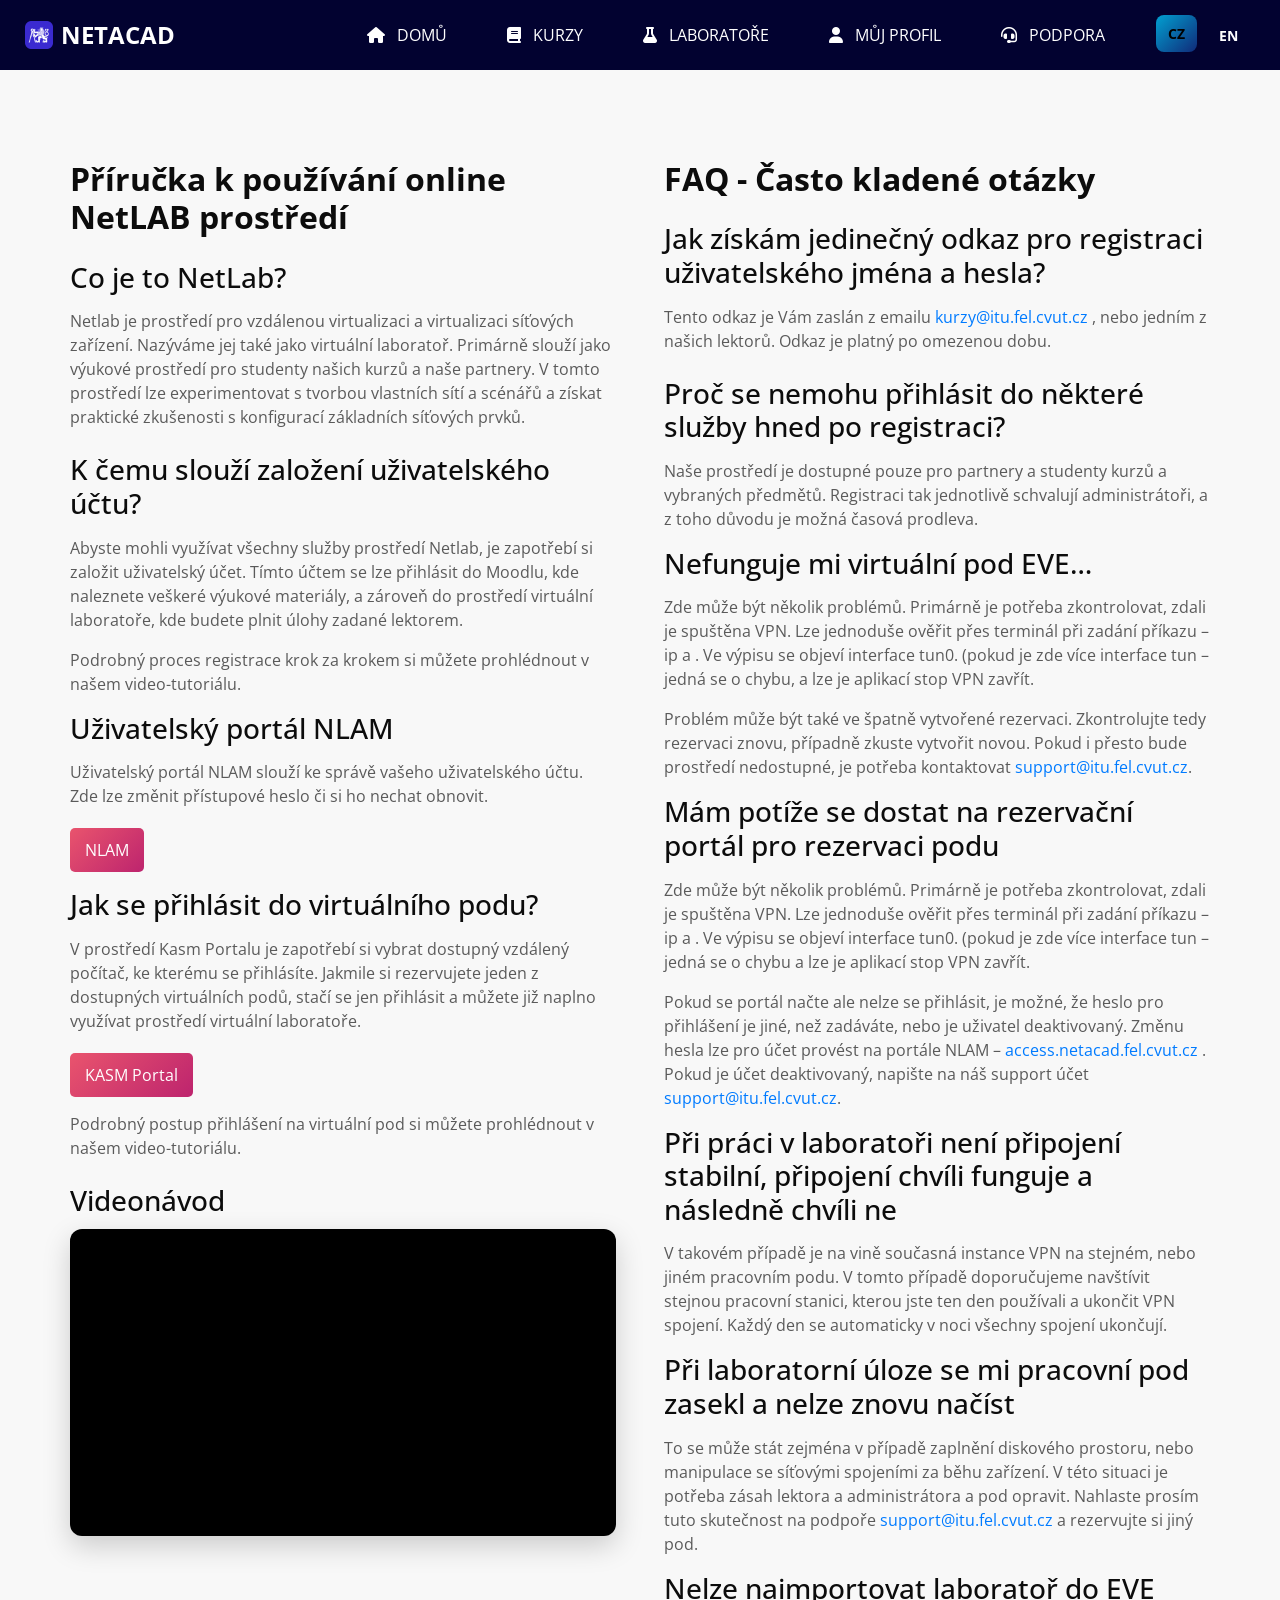
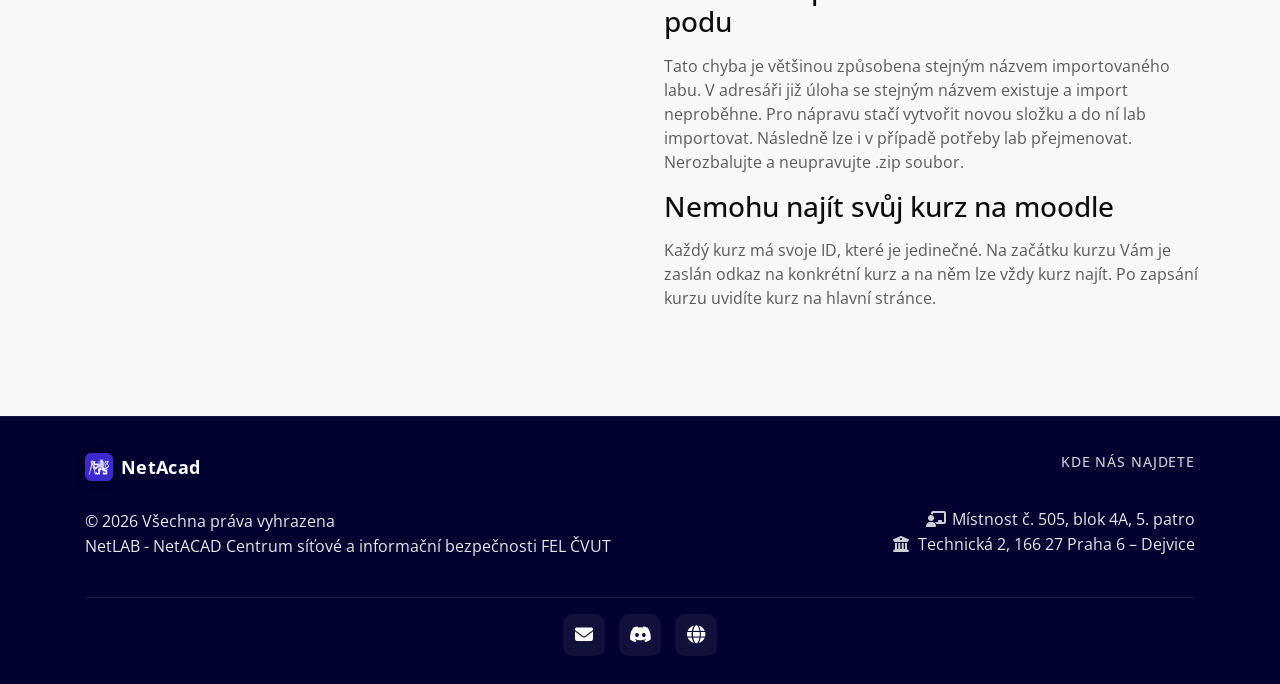
<file: navody.html>
<!DOCTYPE html>
<html lang="cz">

<head>
  <!-- Basic -->
  <meta charset="utf-8" />
  <meta http-equiv="X-UA-Compatible" content="IE=edge" />
  <!-- Mobile Metas -->
  <meta name="viewport" content="width=device-width, initial-scale=1, shrink-to-fit=no" />
  <!-- Site Metas -->
  <link rel="icon" href="favicon.ico" type="image/gif" />
  <meta name="keywords" content="" />
  <meta name="description" content="" />
  <meta name="author" content="" />

  <title>NetAcad</title>


  <!-- bootstrap core css -->
  <link rel="stylesheet" type="text/css" href="css/bootstrap.css" />

  <!-- fonts style -->
  <link rel="preconnect" href="https://fonts.googleapis.com">
  <link rel="preconnect" href="https://fonts.gstatic.com" crossorigin>
  <link href="https://fonts.googleapis.com/css2?family=Open+Sans:ital,wght@0,300..800;1,300..800&display=swap" rel="stylesheet">

  <!-- font awesome style -->
  <link rel="stylesheet"
        href="https://cdnjs.cloudflare.com/ajax/libs/font-awesome/6.5.2/css/all.min.css"
        crossorigin="anonymous" referrerpolicy="no-referrer" />

  <!-- Custom styles for this template -->
  <link href="css/style.css" rel="stylesheet" />
  <!-- responsive style -->
  <link href="css/responsive.css" rel="stylesheet" />

  <script> window.chtlConfig = { chatbotId: "9271479529" } </script>
  <script async data-id="9271479529" id="chtl-script" type="text/javascript" src="https://chatling.ai/js/embed.js"></script>

</head>

<body class="sub_page">

  <div class="hero_area">
    <!-- header section strats -->
    <header class="header_section">
      <div class="container-fluid">
        <nav class="navbar navbar-expand-lg custom_nav-container">
          <a class="navbar-brand d-flex align-items-center">
            <img src="favicon.ico" alt="Logo" width="28" height="28" class="mr-2"> <span>NetAcad</span>
          </a>

          <button class="navbar-toggler" type="button" data-toggle="collapse" data-target="#navbarContent"
                  aria-controls="navbarContent" aria-expanded="false" aria-label="Toggle navigation">
            <span class="navbar-toggler-icon"></span>
          </button>

          <div class="collapse navbar-collapse" id="navbarContent">
            <ul class="navbar-nav ml-auto">
              <li class="nav-item active">
                <a class="nav-link" href="index.html" data-i18n="home">
                  <i class="fas fa-home mr-2"></i> Domů
                </a>
              </li>
              <li class="nav-item">
                <a class="nav-link" href="https://moodle.netacad.fel.cvut.cz/moodle" data-i18n-attr="href:moodleLogin" data-i18n="courses">
                  <i class="fas fa-book mr-2"></i> Kurzy
                </a>
              </li>
              <li class="nav-item">
                <a class="nav-link" href="https://access.netacad.fel.cvut.cz/kasmportal" data-i18n-attr="href:kasmportalLink" data-i18n="labs">
                  <i class="fas fa-vials mr-2"></i> Laboratoře
                </a>
              </li>
              <li class="nav-item">
                <a class="nav-link" href="https://access.netacad.fel.cvut.cz/en/login" data-i18n-attr="href:loginPage" data-i18n="profile">
                  <i class="fas fa-user mr-2"></i> Můj profil
                </a>
              </li>
              <li class="nav-item">
                <a class="nav-link" href="mailto:support@itu.fel.cvut.cz" data-i18n="support">
                  <i class="fas fa-headset mr-2"></i> Podpora
                </a>
              </li>
            </ul>

            <div class="language-switcher ml-3 d-flex justify-content-center ">
              <button class="btn btn-sm btn-outline-light" onclick="setLanguage('cz')">CZ</button>
              <button class="btn btn-sm btn-outline-light" onclick="setLanguage('en')">EN</button>
            </div>


          </div>
        </nav>
      </div>
    </header>
    <!-- end header section -->
  </div>

  <!-- about section -->

  <section class="about_section layout_padding">
    <div class="container">
      <div class="row">
        <div class="col-lg-6 pr-4">
          <div class="detail-box container--narrow flow">
            <div class="heading_container">
              <h2 data-i18n="about_title">
                Příručka k používání online NetLAB prostředí
              </h2>
            </div>
            <h3 data-i18n="about_whatIsNetlab_title">
              Co je to NetLab?
            </h3>
            <p data-i18n="about_whatIsNetlab_body">
              Netlab je prostředí pro vzdálenou virtualizaci a virtualizaci síťových zařízení. Nazýváme jej také jako virtuální laboratoř. Primárně slouží jako výukové prostředí pro studenty našich kurzů a naše partnery. V tomto prostředí lze experimentovat s tvorbou vlastních sítí a scénářů a získat praktické zkušenosti s konfigurací základních síťových prvků.
            </p>
            <h3 class="mt-4" data-i18n="about_account_title">
              K čemu slouží založení uživatelského účtu?
            </h3>
            <p data-i18n="about_account_body1">
              Abyste mohli využívat všechny služby prostředí Netlab, je zapotřebí si založit uživatelský účet. Tímto účtem se lze přihlásit do Moodlu, kde naleznete veškeré výukové materiály, a zároveň do prostředí virtuální laboratoře, kde budete plnit úlohy zadané lektorem.
            </p>
            <p data-i18n="about_account_body2">
              Podrobný proces registrace krok za krokem si můžete prohlédnout v našem video-tutoriálu.
            </p>
            <h3 data-i18n="about_nlam_title">
              Uživatelský portál NLAM
            </h3>
            <p class="mb-0" data-i18n="about_nlam_body">
              Uživatelský portál NLAM slouží ke správě vašeho uživatelského účtu. <br> Zde lze změnit přístupové heslo či si ho nechat obnovit.
            </p>

            <div class="btn-row">
              <a class="btn-1-ss" href="https://access.netacad.fel.cvut.cz/en/login" data-i18n-attr="href:loginPage" data-i18n="about_nlam_button">NLAM</a>
            </div>

            <h3 data-i18n="about_kasm_title">
              Jak se přihlásit do virtuálního podu?
            </h3>
            <p class="mb-0" data-i18n="about_kasm_body1">
              V prostředí Kasm Portalu je zapotřebí si vybrat dostupný vzdálený počítač, ke kterému se přihlásíte. Jakmile si rezervujete jeden z dostupných virtuálních podů, stačí se jen přihlásit a můžete již naplno využívat prostředí virtuální laboratoře.
            </p>
            <a class="btn-1-ss" href="https://access.netacad.fel.cvut.cz/kasmportal" data-i18n-attr="href:kasmportalLink" data-i18n="about_kasm_button">KASM Portal</a>
            <p data-i18n="about_kasm_body2">
              Podrobný postup přihlášení na virtuální pod si můžete prohlédnout v našem video-tutoriálu.
            </p>

            <h3 class="mb-2 mt-4" data-i18n="about_video_title">
              Videonávod
            </h3>

            <div class="video-block">
              <div class="video-frame">
                <iframe
                    width="560"
                    height="315"
                    src="https://www.youtube.com/embed/ezX9qFVlemg"
                    data-i18n-attr="src:videoTutorialUrl"
                    frameborder="0"
                    allow="accelerometer; autoplay; clipboard-write; encrypted-media; gyroscope; picture-in-picture"
                    allowfullscreen>
                </iframe>
              </div>
            </div>
          </div>
        </div>

        <!--        <div class="col-lg-6 d-none d-lg-block">-->
        <!--          <div class="img-box sticky-aside card-aside">-->
        <!--            <img src="images/about-img.png" alt="NetLab ukázka">-->
        <!--          </div>-->
        <!--        </div>-->

        <!--      </div>-->
        <!--    </div>-->
        <!--  </section> -->

        <!--  <section class="about_section layout_padding"> -->
        <!--    <div class="container">-->
        <!--      <div class="row">-->

        <div class="col-lg-6 pl-4">
          <div class="detail-box container--narrow flow">
            <div class="heading_container">
              <h2 data-i18n="faq_title">
                FAQ - Často kladené otázky
              </h2>
            </div>
            <h3 data-i18n="faq_regLink_title">
              Jak získám jedinečný odkaz pro registraci uživatelského jména a hesla?
            </h3>
            <p>
              <span data-i18n="faq_regLink_part1">Tento odkaz je Vám zaslán z emailu</span>
              <a href="mailto:kurzy@itu.fel.cvut.cz" data-i18n="faq_regLink_email">kurzy@itu.fel.cvut.cz</a>
              <span data-i18n="faq_regLink_part2">, nebo jedním z našich lektorů. Odkaz je platný po omezenou dobu.</span>
            </p>
            <h3 class="mt-4" data-i18n="faq_afterRegister_title">
              Proč se nemohu přihlásit do některé služby hned po registraci?
            </h3>
            <p data-i18n="faq_afterRegister_body">
              Naše prostředí je dostupné pouze pro partnery a studenty kurzů a vybraných předmětů. Registraci tak jednotlivě schvalují administrátoři, a z toho důvodu je možná časová prodleva.
            </p>
            <h3 data-i18n="faq_evePod_title">
              Nefunguje mi virtuální pod EVE…
            </h3>
            <p data-i18n="faq_evePod_body1">
              Zde může být několik problémů. Primárně je potřeba zkontrolovat, zdali je spuštěna VPN. Lze jednoduše ověřit přes terminál při zadání příkazu – ip a . Ve výpisu se objeví interface tun0. (pokud je zde více interface tun – jedná se o chybu, a lze je aplikací stop VPN zavřít.
            </p>
            <p>
              <span data-i18n="faq_evePod_body2_prefix">Problém může být také ve špatně vytvořené rezervaci. Zkontrolujte tedy rezervaci znovu, případně zkuste vytvořit novou. Pokud i přesto bude prostředí nedostupné, je potřeba kontaktovat</span>
              <a href="mailto:support@itu.fel.cvut.cz" data-i18n="faq_support_email">support@itu.fel.cvut.cz</a><span data-i18n="faq_evePod_body2_suffix">.</span>
            </p>
            <h3 data-i18n="faq_bookingPortal_title">
              Mám potíže se dostat na rezervační portál pro rezervaci podu
            </h3>
            <p data-i18n="faq_bookingPortal_body1">
              Zde může být několik problémů. Primárně je potřeba zkontrolovat, zdali je spuštěna VPN. Lze jednoduše ověřit přes terminál při zadání příkazu – ip a . Ve výpisu se objeví interface tun0. (pokud je zde více interface tun – jedná se o chybu a lze je aplikací stop VPN zavřít.
            </p>
            <p>
              <span data-i18n="faq_bookingPortal_body2_prefix">Pokud se portál načte ale nelze se přihlásit, je možné, že heslo pro přihlášení je jiné, než zadáváte, nebo je uživatel deaktivovaný. Změnu hesla lze pro účet provést na portále NLAM –</span>
              <a href="https://access.netacad.fel.cvut.cz" data-i18n="faq_nlam_linkText">access.netacad.fel.cvut.cz</a>
              <span data-i18n="faq_bookingPortal_body2_suffix">. Pokud je účet deaktivovaný, napište na náš support účet</span>
              <a href="mailto:support@itu.fel.cvut.cz" data-i18n="faq_support_email2">support@itu.fel.cvut.cz</a><span data-i18n="faq_bookingPortal_body2_dot">.</span>
            </p>
            <h3 data-i18n="faq_unstableConnection_title">
              Při práci v laboratoři není připojení stabilní, připojení chvíli funguje a následně chvíli ne
            </h3>
            <p data-i18n="faq_unstableConnection_body">
              V takovém případě je na vině současná instance VPN na stejném, nebo jiném pracovním podu. V tomto případě doporučujeme navštívit stejnou pracovní stanici, kterou jste ten den používali a ukončit VPN spojení. Každý den se automaticky v noci všechny spojení ukončují.
            </p>
            <h3 data-i18n="faq_frozenPod_title">
              Při laboratorní úloze se mi pracovní pod zasekl a nelze znovu načíst
            </h3>
            <p>
              <span data-i18n="faq_frozenPod_body_prefix">To se může stát zejména v případě zaplnění diskového prostoru, nebo manipulace se síťovými spojeními za běhu zařízení. V této situaci je potřeba zásah lektora a administrátora a pod opravit. Nahlaste prosím tuto skutečnost na podpoře</span>
              <a href="mailto:support@itu.fel.cvut.cz" data-i18n="faq_support_email3">support@itu.fel.cvut.cz</a>
              <span data-i18n="faq_frozenPod_body_suffix">a rezervujte si jiný pod.</span>
            </p>
            <h3 data-i18n="faq_eveImport_title">
              Nelze naimportovat laboratoř do EVE podu
            </h3>
            <p data-i18n="faq_eveImport_body">
              Tato chyba je většinou způsobena stejným názvem importovaného labu. V adresáři již úloha se stejným názvem existuje a import neproběhne. Pro nápravu stačí vytvořit novou složku a do ní lab importovat. Následně lze i v případě potřeby lab přejmenovat. Nerozbalujte a neupravujte .zip soubor.
            </p>
            <h3 data-i18n="faq_moodle_title">
              Nemohu najít svůj kurz na moodle
            </h3>
            <p data-i18n="faq_moodle_body">
              Každý kurz má svoje ID, které je jedinečné. Na začátku kurzu Vám je zaslán odkaz na konkrétní kurz a na něm lze vždy kurz najít. Po zapsání kurzu uvidíte kurz na hlavní stránce.
            </p>
          </div>
        </div>

<!--        <div class="col-lg-6 d-none d-lg-block">-->
<!--          <div class="img-box sticky-aside card-aside">-->
<!--            <img src="images/about-img.png" alt="NetLab ukázka">-->
<!--          </div>-->
<!--        </div>-->

      </div>
    </div>
  </section>


  <!-- footer section -->
  <footer class="footer_section">
    <div class="container">
      <div class="footer-inner">
        <!-- Brand / Copyright -->
        <div class="footer-col footer-brand">
          <div class="brand-row">
            <img src="favicon.ico" alt="NetAcad" width="28" height="28" class="mr-2">
            <span>NetAcad</span>
          </div>

          <p class="footer-copy text-left" data-i18n="copyright">
            &copy; <span id="displayYear"></span>
            Všechna práva vyhrazena
            <a href="#" class="footer-link">NetLAB – NetACAD Centrum síťové a informační bezpečnosti FEL ČVUT</a>
          </p>
        </div>

        <!-- Address -->
        <div class="footer-col footer-address">
          <h6 class="footer-title" data-i18n="footer_title_location">Kde nás najdete</h6>
          <p class="mt-3 mb-0 pb-0" data-i18n="address_line1">
            <i class="fas fa-chalkboard-teacher "></i> Místnost č. 505, blok 4A, 5. patro
          </p>
          <p class="mb-0 mt-0 pt-0" data-i18n="address_line2">
            <i class="fas fa-university "></i> Technická 2, 166 27 Praha 6 – Dejvice
          </p>
        </div>
      </div>

      <div class="footer-meta">
        <!-- Optional quick contacts / socials -->
        <a class="footer-meta-link" href="mailto:support@itu.fel.cvut.cz">
          <i class="fas fa-envelope"></i> <span class="sr-only">Email</span>
        </a>
        <a class="footer-meta-link" href="https://discord.gg/qXGUH6nCqa">
          <i class="fab fa-discord"></i> <span class="sr-only">Discord</span>
        </a>
        <a class="footer-meta-link" href="https://netacad.fel.cvut.cz">
          <i class="fas fa-globe"></i> <span class="sr-only">Web</span>
        </a>
      </div>
    </div>
  </footer>

  <!-- footer section -->

  <!-- jQuery -->
  <script src="js/jquery-3.4.1.min.js"></script>
  <!-- bootstrap js -->
  <script src="js/bootstrap.js"></script>
  <!-- custom js -->
  <script src="js/custom.js"></script>


</body>

</html>
</file>
<file: css/style.css>
@charset "UTF-8";
html {
  scroll-behavior: smooth;
}

h1.header {
  font-size: 4.5rem !important;
  font-weight: 300 !important;
  line-height: 1.2 !important;
}

body {
  font-family: "Open Sans", sans-serif;
  color: #0c0c0c;
  background-color: #f8f8f8;
  overflow-x: hidden;
}

.layout_padding {
  padding: 90px 0;
}

.layout_padding2 {
  padding: 75px 0;
}

.layout_padding2-top {
  padding-top: 75px;
}

.layout_padding2-bottom {
  padding-bottom: 75px;
}

.layout_padding-top {
  padding-top: 90px;
}

.layout_padding-bottom {
  padding-bottom: 90px;
}

.heading_container {
  display: flex;
  flex-direction: column;
  align-items: flex-start;
}
.heading_container h2 {
  position: relative;
  font-weight: bold;
  margin: 0;
}
.heading_container.heading_center {
  align-items: center;
  text-align: center;
}
.heading_container p {
  margin-top: 10px;
  margin-bottom: 0;
}

.container_border_style {
  position: relative;
  padding: 20px;
}
.container_border_style::before, .container_border_style::after {
  content: "";
  position: absolute;
  top: 50%;
  width: 3px;
  height: 90px;
  background-color: #05aedb;
  transform: translateY(-50%);
}
.container_border_style::before {
  left: 0;
}
.container_border_style::after {
  right: 0;
}

a,
a:hover,
a:focus {
  text-decoration: none;
}

a:hover,
a:focus {
  color: initial;
}

.btn,
.btn:focus {
  outline: none !important;
  box-shadow: none;
}

/*header section*/
.hero_area {
  position: relative;
  background-color: #020230;
  min-height: 100vh;
  display: flex;
  flex-direction: column;
}

.sub_page .hero_area {
  min-height: auto;
}

.header_section .container-fluid {
  padding-right: 25px;
  padding-left: 25px;
}

.navbar-brand span {
  font-weight: bold;
  color: #ffffff;
  font-size: 24px;
  text-transform: uppercase;
}

.custom_nav-container {
  padding: 10px 0;
}
.custom_nav-container .navbar-nav .nav-item {
  transition: transform 0.3s ease, color 0.4s ease, text-shadow 0.4s ease;
  text-shadow: 0 0 0 rgba(5, 174, 219, 0);
  transform: translateY(0);
}
.custom_nav-container .navbar-nav .nav-item .nav-link {
  padding: 3px 15px;
  margin: 10px 15px;
  color: #ffffff;
  text-align: center;
  text-transform: uppercase;
}
.custom_nav-container .navbar-nav .nav-item .nav-link:hover {
  color: #05aedb !important;
}
.custom_nav-container .navbar-nav .nav-item:hover {
  color: #05aedb !important;
  text-shadow: 0 0 8px rgba(5, 174, 219, 0.8), 0 0 16px rgba(5, 174, 219, 0.5);
  transform: translateY(-3px);
}

.language-switcher button {
  background: none;
  border: none;
  color: #ffffff;
  font-weight: bold;
  text-transform: uppercase;
  padding: 8px 12px;
  margin: 0 5px;
  border-radius: 8px;
  cursor: pointer;
  transition: all 0.3s ease;
  text-shadow: 0 0 0 rgba(5, 174, 219, 0);
}
.language-switcher button.active {
  background: linear-gradient(135deg, #01a0d1, #102b79);
  transform: translateY(-2px);
  color: #000000 !important;
}
.language-switcher button:hover {
  background-color: transparent;
  color: #05aedb;
  transform: translateY(-2px);
  text-shadow: 0 0 6px rgba(5, 174, 219, 0.4), 0 0 12px rgba(5, 174, 219, 0.2);
}

.custom_nav-container .nav_search-btn {
  width: 35px;
  height: 35px;
  padding: 0;
  border: none;
  color: #ffffff;
  margin: 0 20px;
}
.custom_nav-container .navbar-toggler {
  outline: none;
}

.custom_nav-container .navbar-toggler {
  padding: 0;
  width: 37px;
  height: 42px;
  transition: all 0.3s;
}
.custom_nav-container .navbar-toggler span {
  display: block;
  width: 35px;
  height: 4px;
  background-color: #ffffff;
  margin: 7px 0;
  transition: all 0.3s;
  position: relative;
  border-radius: 5px;
}
.custom_nav-container .navbar-toggler span::before, .custom_nav-container .navbar-toggler span::after {
  content: "";
  position: absolute;
  left: 0;
  height: 100%;
  width: 100%;
  background-color: #ffffff;
  top: -10px;
  border-radius: 5px;
  transition: all 0.3s;
}
.custom_nav-container .navbar-toggler span::after {
  top: 10px;
}
.custom_nav-container .navbar-toggler[aria-expanded=true] {
  transform: rotate(360deg);
}
.custom_nav-container .navbar-toggler[aria-expanded=true] span {
  transform: rotate(45deg);
}
.custom_nav-container .navbar-toggler[aria-expanded=true] span::before, .custom_nav-container .navbar-toggler[aria-expanded=true] span::after {
  transform: rotate(90deg);
  top: 0;
}
.custom_nav-container .navbar-toggler[aria-expanded=true] .s-1 {
  transform: rotate(45deg);
  margin: 0;
  margin-bottom: -4px;
}
.custom_nav-container .navbar-toggler[aria-expanded=true] .s-2 {
  display: none;
}
.custom_nav-container .navbar-toggler[aria-expanded=true] .s-3 {
  transform: rotate(-45deg);
  margin: 0;
  margin-top: -4px;
}
.custom_nav-container .navbar-toggler[aria-expanded=false] .s-1,
.custom_nav-container .navbar-toggler[aria-expanded=false] .s-2,
.custom_nav-container .navbar-toggler[aria-expanded=false] .s-3 {
  transform: none;
}

.quote_btn-container {
  display: flex;
  align-items: center;
}
.quote_btn-container a {
  color: #ffffff;
  text-transform: uppercase;
}
.quote_btn-container a span {
  margin-left: 5px;
}
/*end header section*/
/* slider section */
.slider_section {
  flex: 1;
  display: flex;
  align-items: center;
  padding-top: 45px;
  padding-bottom: 90px;
}
.slider_section .row {
  align-items: center;
}
.slider_section #customCarousel1 {
  width: 100%;
  position: unset;
}
.slider_section .detail-box {
  color: #ffffff;
}
.slider_section .detail-box h1 {
  font-weight: bold;
  margin-bottom: 25px;
  font-size: 2rem;
}
.slider_section .detail-box h1 span {
  font-size: 3rem;
  color: #05aedb;
}
.slider_section .detail-box .btn-box {
  display: flex;
  margin: 0 -5px;
}
.slider_section .detail-box a {
  margin: 5px;
  width: 195px;
  text-align: center;
}
.slider_section .detail-box .btn-1 {
  display: inline-block;
  padding: 10px 15px;
  background: linear-gradient(135deg, #e9546d, #bd246e);
  color: #ffffff;
  border-radius: 5px;
  transition: all 0.3s;
}
.slider_section .detail-box .btn-1:hover {
  color: #ffffff;
  background-position: right center;
  box-shadow: 0 12px 40px rgba(255, 70, 70, 0.6);
  transform: translateY(-4px);
}
.slider_section .detail-box .btn-2 {
  display: inline-block;
  padding: 10px 15px;
  background: linear-gradient(135deg, #01a0d1, #102b79);
  color: #ffffff;
  border-radius: 5px;
  transition: all 0.3s;
}
.slider_section .detail-box .btn-2:hover {
  color: #ffffff;
  background-position: right center;
  box-shadow: 0 12px 40px rgba(5, 174, 219, 0.6);
  transform: translateY(-4px);
}
.slider_section .img-box img {
  width: 100%;
}
.slider_section .carousel_btn-box {
  position: absolute;
  bottom: 0;
  left: 0;
  display: flex;
  justify-content: space-between;
  width: 100%;
  height: 50px;
  z-index: 3;
  font-size: 22px;
}
.slider_section .carousel_btn-box .carousel-control-prev,
.slider_section .carousel_btn-box .carousel-control-next {
  position: unset;
  width: 50px;
  height: 50px;
  background-color: #21387c;
  opacity: 1;
  font-size: 28px;
  transition: all 0.3s;
}
.slider_section .carousel_btn-box .carousel-control-prev:hover,
.slider_section .carousel_btn-box .carousel-control-next:hover {
  background-color: #ffffff;
  color: #000000;
}

.scroll-down-arrow {
  position: absolute;
  bottom: 30px;
  left: 50%;
  transform: translateX(-50%);
  font-size: 2.5rem;
  color: #05aedb;
  transition: transform 0.3s ease, color 0.3s ease;
  z-index: 10;
  animation: bounce 2s infinite;
}
.scroll-down-arrow i {
  transition: transform 0.3s;
}
.scroll-down-arrow:hover {
  color: rgb(25.2455357143, 202.5446428571, 249.7544642857);
  transform: translateX(-50%) translateY(-4px);
}
.scroll-down-arrow:hover i {
  transform: scale(1.2);
}

@keyframes bounce {
  0%, 20%, 50%, 80%, 100% {
    transform: translateX(-50%) translateY(0);
  }
  40% {
    transform: translateX(-50%) translateY(-10px);
  }
  60% {
    transform: translateX(-50%) translateY(-5px);
  }
}
.about_section .row {
  align-items: center;
}
.about_section .img-box img {
  max-width: 100%;
}
.about_section .detail-box p {
  color: #5a5a5a;
  margin-top: 15px;
}
.service_section .box {
  margin-top: 45px;
  display: flex;
  flex-direction: column;
  align-items: center;
  text-align: center;
  padding: 30px;
  background: linear-gradient(135deg, #ffffff, #f2f2f2);
  border-radius: 20px;
  box-shadow: 0 18px 48px rgba(0, 0, 0, 0.18);
  transition: all 0.4s ease;
  transform: translateY(0);
  cursor: pointer;
}
.service_section .box .img-box {
  position: relative;
  width: 80px;
  height: 80px;
  border-radius: 50%;
  display: flex;
  justify-content: center;
  align-items: center;
  padding: 12px;
  overflow: hidden;
  background: linear-gradient(135deg, #01a0d1, #102b79);
  transition: transform 0.4s ease;
}
.service_section .box .img-box::before {
  content: "";
  position: absolute;
  inset: 0;
  background: linear-gradient(135deg, #e9546d, #bd246e);
  border-radius: 50%;
  opacity: 0;
  transition: opacity 0.4s ease;
  z-index: 1;
}
.service_section .box .img-box img {
  width: 100%;
  max-width: 45px;
  max-height: 45px;
  transition: transform 0.4s ease;
  z-index: 2;
}
.service_section .box .detail-box {
  margin-top: 20px;
  color: #000000;
}
.service_section .box .detail-box h4 {
  font-weight: bold;
  font-size: 22px;
  margin-bottom: 10px;
  color: #000000;
}
.service_section .box .detail-box a {
  color: #05aedb !important;
  font-weight: 500;
  text-decoration: none;
  transition: color 0.3s;
}
.service_section .box .detail-box a:hover {
  color: rgb(3.8616071429, 134.3839285714, 169.1383928571);
}
.service_section .box:hover {
  transform: translateY(-8px);
  box-shadow: 0 16px 40px rgba(5, 174, 219, 0.3);
}
.service_section .box:hover .img-box {
  transform: scale(1.05);
}
.service_section .box:hover .img-box::before {
  opacity: 1;
}
.service_section .box:hover .img-box img {
  transform: rotate(8deg) scale(1.05);
}

.server_section {
  background: linear-gradient(110deg, transparent 25%, #020230 25%);
  padding: 55px 0;
  color: #ffffff;
}
.server_section .row {
  align-items: center;
}
.server_section .img-box {
  position: relative;
  width: 80px;
  height: 80px;
  border-radius: 50%;
  display: flex;
  justify-content: center;
  align-items: center;
  padding: 12px;
  overflow: hidden;
  background: linear-gradient(135deg, #01a0d1, #102b79);
  transition: transform 0.4s ease;
}
.server_section .img-box::before {
  content: "";
  position: absolute;
  inset: 0;
  background: linear-gradient(135deg, #e9546d, #bd246e);
  border-radius: 50%;
  opacity: 0;
  transition: opacity 0.4s ease;
  z-index: 1;
}
.server_section .img-box i {
  position: relative;
  z-index: 2;
  font-size: 2rem;
  color: white;
  transition: transform 0.4s ease, color 0.3s ease;
}
.server_section .service_section .box .img-box {
  position: relative;
  width: 80px;
  height: 80px;
  border-radius: 50%;
  display: flex;
  justify-content: center;
  align-items: center;
  padding: 12px;
  overflow: hidden;
  background: linear-gradient(135deg, #01a0d1, #102b79);
  transition: transform 0.4s ease;
}
.server_section .service_section .box .img-box::before {
  content: "";
  position: absolute;
  inset: 0;
  background: linear-gradient(135deg, #e9546d, #bd246e);
  border-radius: 50%;
  opacity: 0;
  transition: opacity 0.4s ease;
  z-index: 1;
}
.server_section .service_section .box .img-box img,
.server_section .service_section .box .img-box i {
  z-index: 2; /* 👈 important */
  position: relative;
  transition: transform 0.4s ease;
  max-width: 45px;
  max-height: 45px;
  color: white;
  font-size: 2rem;
}
.server_section .service_section .box:hover .img-box {
  transform: scale(1.05);
}
.server_section .service_section .box:hover .img-box::before {
  opacity: 1;
}
.server_section .service_section .box:hover .img-box img,
.server_section .service_section .box:hover .img-box i {
  transform: rotate(8deg) scale(1.05);
}
.server_section .box:hover .img-box {
  transform: scale(1.05);
}
.server_section .box:hover .img-box::before {
  opacity: 1;
}
.server_section .box:hover .img-box i {
  transform: rotate(8deg) scale(1.05);
  color: white;
}
span.redirect-link {
  color: #05aedb !important;
}

.price_section .price_container {
  display: flex;
  flex-wrap: wrap;
  justify-content: center;
  text-align: center;
}
.price_section .price_container .box {
  margin: 45px 15px 0 15px;
}
.price_section .price_container .box .detail-box {
  width: 300px;
  padding: 40px 20px 15px 20px;
  background-color: #fff;
  border-radius: 25px;
  box-shadow: 0 0 5px 0 rgba(0, 0, 0, 0.1);
}
.price_section .price_container .box .detail-box h2 {
  font-weight: bold;
}
.price_section .price_container .box .detail-box h2 span {
  font-size: 3rem;
}
.price_section .price_container .box .detail-box h6 {
  text-transform: uppercase;
  color: #05aedb;
  font-size: 20px;
  margin-bottom: 10px;
}
.price_section .price_container .box .price_features {
  padding: 0;
  list-style-type: none;
}
.price_section .price_container .box .price_features li {
  margin: 10px 0;
}
.price_section .price_container .box .btn-box {
  margin-top: 25px;
}
.price_section .price_container .box .btn-box a:hover {
  background-color: #05aedb;
  color: #ffffff;
}
.price_section .price_container .box:hover {
  color: #ffffff;
}
.price_section .price_container .box:hover .detail-box {
  background-color: #05aedb;
}
.price_section .price_container .box:hover h6 {
  color: #ffffff;
}
.price_section .price_container .box:hover a {
  background-color: #05aedb;
  color: #ffffff;
}

.client_section {
  padding-bottom: 45px;
}
.client_section .heading_container {
  margin-bottom: 35px;
}
.client_section .box {
  display: flex;
  align-items: center;
  margin: 45px 0;
}
.client_section .box .img-box {
  width: 125px;
  height: 125px;
  min-width: 125px;
  border-radius: 100%;
  overflow: hidden;
  margin-right: -65px;
  position: relative;
}
.client_section .box .img-box img {
  width: 100%;
}
.client_section .box .client_info {
  display: flex;
  justify-content: space-between;
}
.client_section .box .client_info .client_name h5 {
  font-weight: bold;
  color: #05aedb;
  margin-bottom: 0;
  text-transform: uppercase;
}
.client_section .box .client_info .client_name h6 {
  margin-bottom: 0;
  color: #ff4646;
  font-weight: normal;
  font-size: 14px;
  text-transform: uppercase;
}
.client_section .box .client_info i {
  font-size: 24px;
  color: #05aedb;
}
.client_section .box p {
  margin-top: 25px;
}
.client_section .box .detail-box {
  background-color: #ffffff;
  padding: 45px 45px 45px 85px;
  box-shadow: 0 0 5px 0 rgba(0, 0, 0, 0.2);
}
.client_section .carousel-control-prev,
.client_section .carousel-control-next {
  width: 50px;
  height: 50px;
  background-color: #05aedb;
  opacity: 1;
  font-size: 28px;
  font-weight: bold;
  top: 50%;
  transform: translateY(-50%);
}
.client_section .carousel-control-prev {
  left: 0;
}
.client_section .carousel-control-next {
  right: 0;
}

.contact_section {
  position: relative;
}
.contact_section .heading_container {
  margin-bottom: 45px;
}
.contact_section .form_container input {
  width: 100%;
  border: 1px solid #b0b0b0;
  height: 50px;
  margin-bottom: 25px;
  padding-left: 15px;
  background-color: transparent;
  outline: none;
  color: #101010;
}
.contact_section .form_container input::placeholder {
  color: #b0b0b0;
}
.contact_section .form_container input.message-box {
  height: 120px;
}
.contact_section .form_container .btn_box {
  display: flex;
  justify-content: center;
}
.contact_section .form_container button {
  border: none;
  text-transform: uppercase;
  font-weight: bold;
}

/* info section */
.info_section {
  background-color: #020230;
  color: #ffffff;
}
.info_section h4 {
  font-weight: 600;
  margin-bottom: 20px;
}
.info_section .info_contact .contact_link_box {
  display: flex;
  flex-direction: column;
}
.info_section .info_contact .contact_link_box a {
  margin: 5px 0;
  color: #ffffff;
}
.info_section .info_contact .contact_link_box a i {
  margin-right: 5px;
}
.info_section .info_contact .contact_link_box a:hover {
  color: #ff4646;
}
.info_section .info_social {
  display: flex;
  margin-top: 20px;
}
.info_section .info_social a {
  display: flex;
  justify-content: center;
  align-items: center;
  color: #ffffff;
  border-radius: 100%;
  margin-right: 10px;
  font-size: 24px;
}
.info_section .info_social a:hover {
  color: #ff4646;
}
.info_section .info_links {
  display: flex;
  flex-direction: column;
  flex-wrap: wrap;
}
.info_section .info_links a {
  display: flex;
  align-items: center;
  margin-bottom: 15px;
  color: #ffffff;
}
.info_section .info_links a img {
  margin-right: 10px;
}
.info_section .info_links a:hover, .info_section .info_links a.active {
  color: #ff4646;
}
.info_section form input {
  border: none;
  border-bottom: 1px solid #ffffff;
  background-color: transparent;
  width: 100%;
  height: 45px;
  color: #ffffff;
  outline: none;
}
.info_section form input::placeholder {
  color: #ffffff;
}
.info_section form button {
  width: 100%;
  text-align: center;
  margin-top: 15px;
}

/* end info section */
/* footer section*/
.footer_section {
  position: relative;
  background-color: #020230;
  text-align: center;
}
.footer_section p {
  color: #ffffff;
  padding: 20px 0;
  margin: 0;
}
.footer_section p a {
  color: inherit;
}

.btn-1 {
  display: inline-block;
  padding: 10px 15px;
  background: linear-gradient(135deg, #e9546d, #bd246e);
  color: #ffffff;
  border-radius: 5px;
  transition: all 0.3s;
}
.btn-1:hover {
  color: #ffffff;
  background-position: right center;
  box-shadow: 0 12px 40px rgba(255, 70, 70, 0.6);
  transform: translateY(-4px);
}

.btn-2 {
  display: inline-block;
  padding: 10px 15px;
  background: linear-gradient(135deg, #01a0d1, #102b79);
  color: #ffffff;
  border-radius: 5px;
  transition: all 0.3s;
}
.btn-2:hover {
  color: #ffffff;
  background-position: right center;
  box-shadow: 0 12px 40px rgba(5, 174, 219, 0.6);
  transform: translateY(-4px);
}

.btn-1-ss {
  display: inline-block;
  padding: 10px 15px;
  background: linear-gradient(135deg, #e9546d, #bd246e);
  color: #ffffff;
  border-radius: 5px;
  transition: all 0.3s;
}
.btn-1-ss:hover {
  color: #ffffff;
  background-position: right center;
  box-shadow: 0 6px 18px rgba(255, 70, 70, 0.4); /* menší rozmazání a průhlednost */
  transform: translateY(-3px);
}

.about_section .row {
  align-items: stretch; /* místo center */
}
.about_section .sticky-aside {
  margin-left: 4em;
  position: sticky;
  top: 90px; /* doladíš podle výšky hlavičky */
}
.about_section .sticky-aside img {
  display: block;
  width: 100%;
  height: auto;
}

/* bezpečné chování na mobilech */
@media (max-width: 767.98px) {
  .about_section .sticky-aside {
    position: static;
    top: auto;
  }
}
.about_section .detail-box .video-block {
  margin-top: 1rem;
  margin-bottom: 1.5rem;
}

.about_section .detail-box .video-frame {
  position: relative;
  width: 100%;
  aspect-ratio: 16/9;
  background: #000;
  border-radius: 12px;
  overflow: hidden; /* keeps rounded corners on the media */
  box-shadow: 0 10px 28px rgba(0, 0, 0, 0.18);
  line-height: 0; /* kills baseline gap under iframe */
}

/* Make iframe/video fill the frame exactly */
.about_section .detail-box .video-frame > iframe,
.about_section .detail-box .video-frame > video {
  position: absolute;
  inset: 0;
  width: 100%;
  height: 100%;
  display: block;
  border: 0;
}

/* For self-hosted <video>, show whole picture (no cropping) */
.about_section .detail-box .video-frame > video {
  object-fit: contain; /* avoid cropping (cover was cutting edges) */
  background: #000; /* any letterbox is black, symmetric */
}

/* Caption */
.about_section .detail-box .video-caption {
  margin: 0.75rem 0 0;
  font-size: 0.95rem;
  color: #666;
}

/* Nice spacing after H3 */
.about_section .detail-box h3 + .video-block {
  margin-top: 0.75rem;
}

@media (min-width: 992px) {
  .about_section .detail-box .video-block {
    margin-bottom: 2rem;
  }
}
img.small-icon {
  width: 65% !important;
}

/* Layout helpers */
.container--narrow {
  max-width: 720px; /* readable measure */
}

.flow > * + * {
  margin-top: 1rem;
}

@media (min-width: 992px) {
  .flow > * + * {
    margin-top: 1.25rem;
  }
}
.btn-row {
  display: flex;
  flex-wrap: wrap;
  gap: 12px; /* even spacing between buttons */
}

/* Headings rhythm (optional, smoother spacing) */
.detail-box h2 {
  margin-bottom: 0.5rem;
}

.detail-box h3 {
  margin-top: 1rem;
  margin-bottom: 0.25rem;
}

/* Sticky image: smaller, pushed right, card look */
.about_section .sticky-aside {
  position: sticky;
  top: 90px;
  width: 85%;
  margin-left: auto;
  transform: translateX(16px);
}

.card-aside {
  overflow: hidden;
}

.card-aside img {
  display: block;
  width: 100%;
  height: auto;
}

/* Keep rows same height so sticky can actually stick */
.about_section .row {
  align-items: stretch;
}

/* Video block: already good from your last pass */
.about_section .detail-box .video-block {
  margin-top: 1rem;
  margin-bottom: 1.5rem;
}

.about_section .detail-box .video-frame {
  position: relative;
  width: 100%;
  aspect-ratio: 16/9;
  background: #000;
  border-radius: 12px;
  overflow: hidden;
  box-shadow: 0 10px 28px rgba(0, 0, 0, 0.18);
}

.about_section .detail-box .video-frame video {
  position: absolute;
  inset: 0;
  width: 100%;
  height: 100%;
  object-fit: cover;
}

/* Mobile fallbacks */
@media (max-width: 991.98px) {
  .about_section .sticky-aside {
    position: static;
    transform: none;
    width: 100%;
    margin-left: 0;
  }
  .container--narrow {
    max-width: 100%;
  }
}
.footer_section {
  background: #020230;
  color: #ffffff;
  padding: 36px 0 28px;
  border-top: 1px solid rgba(255, 255, 255, 0.08);
}
.footer_section .container {
  max-width: 1140px;
}
.footer_section .footer-inner {
  display: grid;
  grid-template-columns: 1fr;
  gap: 24px;
  align-items: start;
  padding-bottom: 18px;
  border-bottom: 1px solid rgba(255, 255, 255, 0.08);
  margin: 0 2em;
  text-align: left;
}
@media (min-width: 768px) {
  .footer_section .footer-inner {
    grid-template-columns: 1.2fr 0.8fr; /* brand / address */
    gap: 32px;
    margin: 0;
  }
}
.footer_section .footer-col {
  min-width: 0;
}
.footer_section .footer-brand .brand-row {
  display: inline-flex;
  align-items: center;
  font-weight: 700;
  letter-spacing: 0.3px;
  margin-bottom: 8px;
}
.footer_section .footer-brand .brand-row span {
  font-size: 18px;
}
.footer_section .footer-brand .brand-row img {
  filter: drop-shadow(0 2px 4px rgba(0, 0, 0, 0.25));
}
.footer_section .footer-brand .footer-copy {
  margin: 0;
  line-height: 1.55;
  opacity: 0.9;
}
.footer_section .footer-brand .footer-copy .footer-link {
  color: #ffffff;
  text-decoration: none;
  border-bottom: 1px dashed rgba(255, 255, 255, 0.35);
  transition: color 0.25s, border-color 0.25s;
}
.footer_section .footer-brand .footer-copy .footer-link:hover {
  color: #05aedb;
  border-color: transparent;
}
.footer_section .footer-address {
  text-align: left;
}
@media (min-width: 768px) {
  .footer_section .footer-address {
    text-align: right;
  }
}
.footer_section .footer-address .footer-title {
  margin: 0 0 6px 0;
  font-size: 0.9rem;
  text-transform: uppercase;
  letter-spacing: 0.06em;
  opacity: 0.8;
}
.footer_section .footer-address p {
  color: rgba(255, 255, 255, 0.9);
  line-height: 1.6;
}
.footer_section .footer-address p i {
  width: 1.1em;
  text-align: center;
  opacity: 0.9;
}
.footer_section .footer-meta {
  display: flex;
  justify-content: center;
  gap: 14px;
  padding-top: 16px;
}
.footer_section .footer-meta .footer-meta-link {
  display: inline-flex;
  align-items: center;
  justify-content: center;
  width: 42px;
  height: 42px;
  border-radius: 10px;
  background: rgba(255, 255, 255, 0.06);
  color: #ffffff;
  font-size: 18px;
  transition: transform 0.2s, box-shadow 0.25s, background 0.25s, color 0.25s;
}
.footer_section .footer-meta .footer-meta-link:hover {
  background: rgba(255, 255, 255, 0.12);
  color: #05aedb;
  transform: translateY(-2px);
  box-shadow: 0 8px 18px rgba(0, 0, 0, 0.25);
}

/* Visually hidden (for screen reader text above) */
.sr-only {
  position: absolute !important;
  width: 1px;
  height: 1px;
  padding: 0;
  margin: -1px;
  overflow: hidden;
  clip: rect(0, 0, 0, 0);
  border: 0;
}

/*# sourceMappingURL=style.css.map */
</file>
<file: css/responsive.css>
@media (max-width: 1300px) {}

@media (max-width: 1120px) {}

@media (max-width: 992px) {
  .hero_area {
    min-height: auto;
  }

  #navbarSupportedContent {
    padding: 15px 0 25px 0;
  }

  .quote_btn-container {
    flex-direction: column;
    align-items: center;
  }

  .quote_btn-container a {
    margin-right: 0;
    margin-top: 10px;
  }

  .slider_section {
    padding: 45px 0 90px 0;
  }


  .client_section .box {
    margin: 15px;
  }

  .client_section .carousel_btn-box {
    display: flex;
    justify-content: center;
    margin-top: 45px;
  }

  .client_section .carousel-control-prev,
  .client_section .carousel-control-next {
    position: unset;
    margin: 0 2.5px;
    width: 45px;
    height: 45px;
  }

  .info_section .info_main_row>div {
    margin-bottom: 25px;
  }
}

@media (max-width: 768px) {
  .slider_section .detail-box {
    margin-bottom: 45px;
    text-align: center;
  }

  .slider_section .detail-box .btn-box {
    justify-content: center;
  }

  .about_section .detail-box {
    margin-bottom: 45px;
  }


  .service_section .row .service_col_middle {
    order: 2;
  }

  .service_section .service_col_middle .box {
    margin-bottom: 45px;
  }

  .server_section {
    background: none;
    background-color: #020230;
  }

  .server_section .img-box {
    margin-bottom: 25px;
  }

  .contact_section .form_container {
    margin-right: 0;
    margin-bottom: 45px;
  }

  .info_section .row>div {
    display: flex;
    flex-direction: column;
    align-items: center;
    text-align: center;
    margin-bottom: 35px;
  }

  .info_section .info_links {
    align-items: center;
  }
}

@media (max-width: 576px) {


  .client_section .box {
    flex-direction: column;
    align-items: center;
  }

  .client_section .box .detail-box {
    padding: 85px 45px 45px 45px;

  }

  .client_section .box .img-box {
    margin-right: 0;
    margin-bottom: -65px;
  }
}

@media (max-width: 480px) {}

@media (max-width: 420px) {}

@media (max-width: 376px) {
  .slider_section .detail_box h1 {
    font-size: 2.5rem;
  }
}

@media (min-width: 1200px) {
  .container {
    max-width: 1170px;
  }
}
</file>
